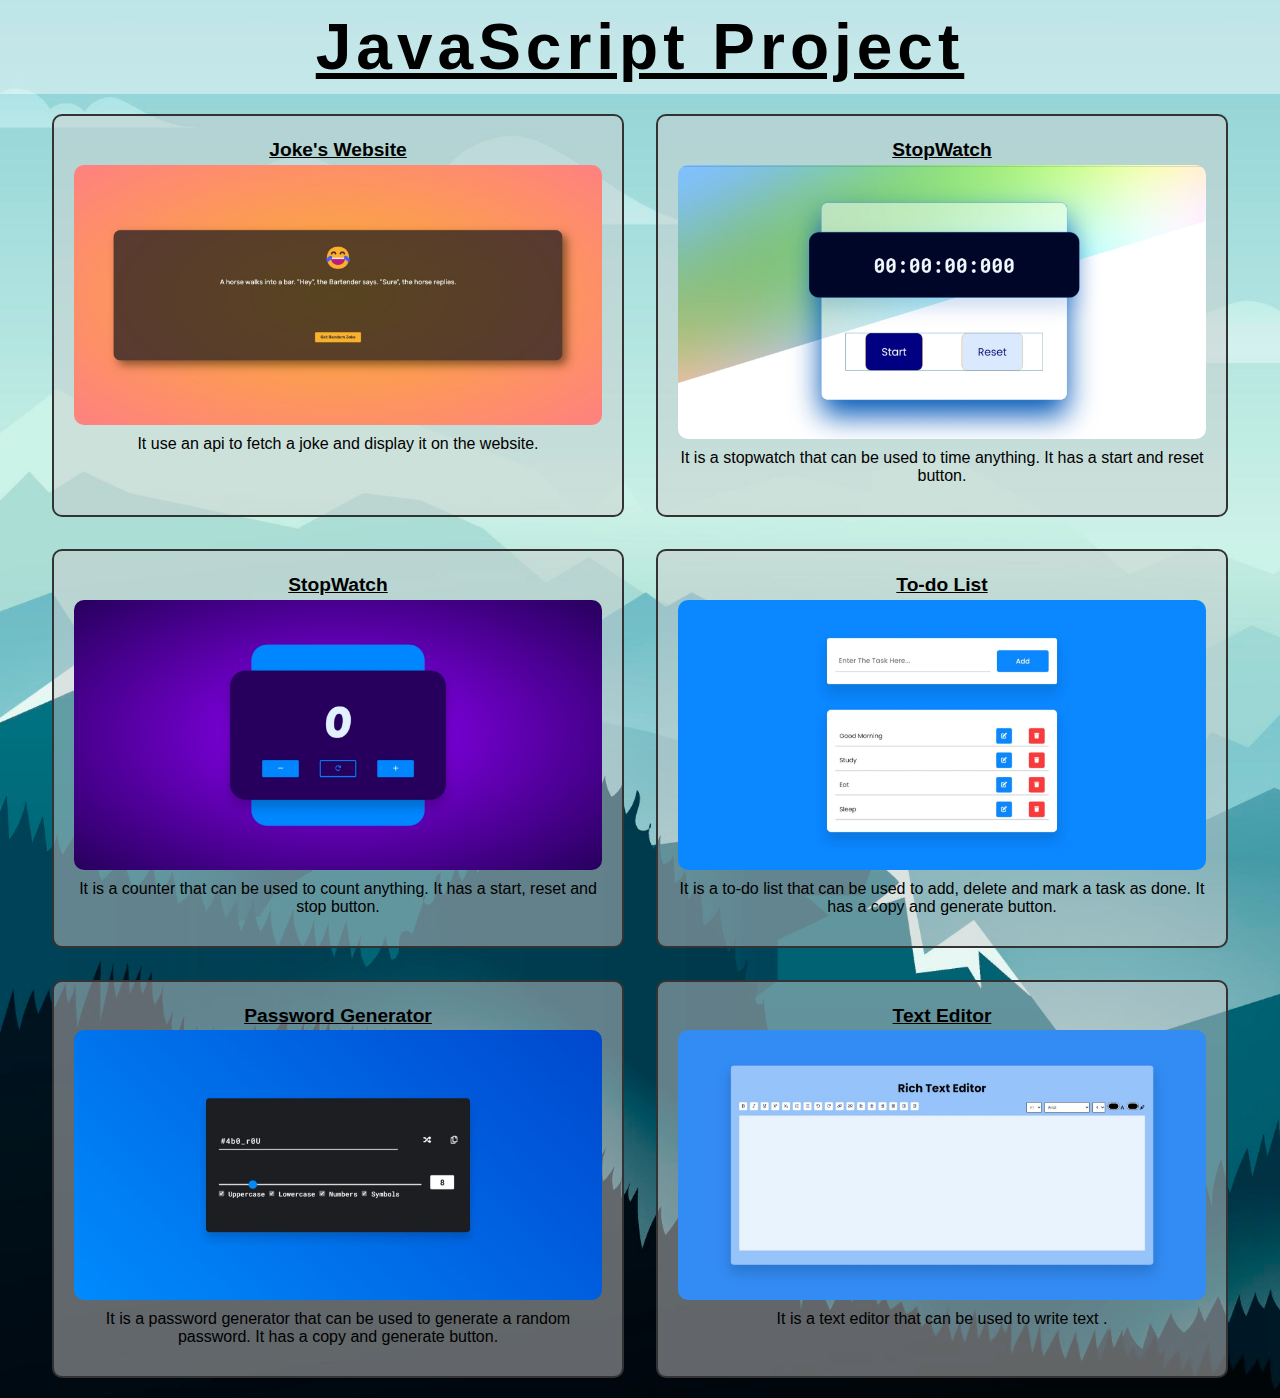
<file: index.html>
<!DOCTYPE html>
<html lang="en">
  <head>
    <meta charset="UTF-8" />
    <meta http-equiv="X-UA-Compatible" content="IE=edge" />
    <meta name="viewport" content="width=device-width, initial-scale=1.0" />
    <title>JavaScript Project</title>
    <link
      rel="preload"
      href="https://fonts.googleapis.com/css2?family=Poppins&family=Roboto+Mono:wght@700&display=swap"
      as="style"
      onload="this.onload=null;this.rel='stylesheet'"
    />

    <!-- <script defer src="script.js"></script> -->
    <link rel="shortcut icon" href="/public/JSProjectFav.png" type="image/x-icon" />

  </head>
  <body>
    <h1>JavaScript Project</h1>
    <div class="grid-container">
      <div class="project">
        <a href="joke/index.html" target="blank"
          >Joke's Website
          <img src="public/JokeProject.jpeg" alt="Joke's Website" />
        </a>
        <p>It use an api to fetch a joke and display it on the website.</p>
      </div>
      <div class="project">
        <a href="Stopwatch/index.html" target="blank"
          >StopWatch
          <img src="public/Stopwatch.jpeg" alt="StopWatch Website" />
        </a>
        <p>It is a stopwatch that can be used to time anything. It has a start and reset button.</p>
      </div>
      <div class="project">
        <a href="Counter/index.html" target="blank"
          >StopWatch
          <img src="public/counter.jpeg" alt="Counter Website" />
        </a>
        <p>
          It is a counter that can be used to count anything. It has a start, reset and stop button.
        </p>
      </div>
      <div class="project">
        <a href="To-do/index.html" target="blank"
          >To-do List
          <img src="public/todo.jpeg" alt="Counter Website" />
        </a>
        <p>
          It is a to-do list that can be used to add, delete and mark a task as done. It has a copy
          and generate button.
        </p>
      </div>
      <div class="project">
        <a href="Password-generator/index.html" target="blank"
          >Password Generator
          <img src="public/passwordgen.jpeg" alt="Counter Website" />
        </a>
        <p>
          It is a password generator that can be used to generate a random password. It has a copy
          and generate button.
        </p>
      </div>
      <div class="project">
        <a href="Text-editor/index.html" target="blank"
          >Text Editor
          <img src="public/texteditor.jpeg" alt="Counter Website" />
        </a>
        <p>It is a text editor that can be used to write text .</p>
      </div>
      <!-- Add more project items as needed -->
    </div>
    <!-- <link rel="stylesheet" href="style.css" /> -->
    <link rel="stylesheet" href="style.css" media="print" onload="this.media='all'" />
  </body>
</html>
</file>
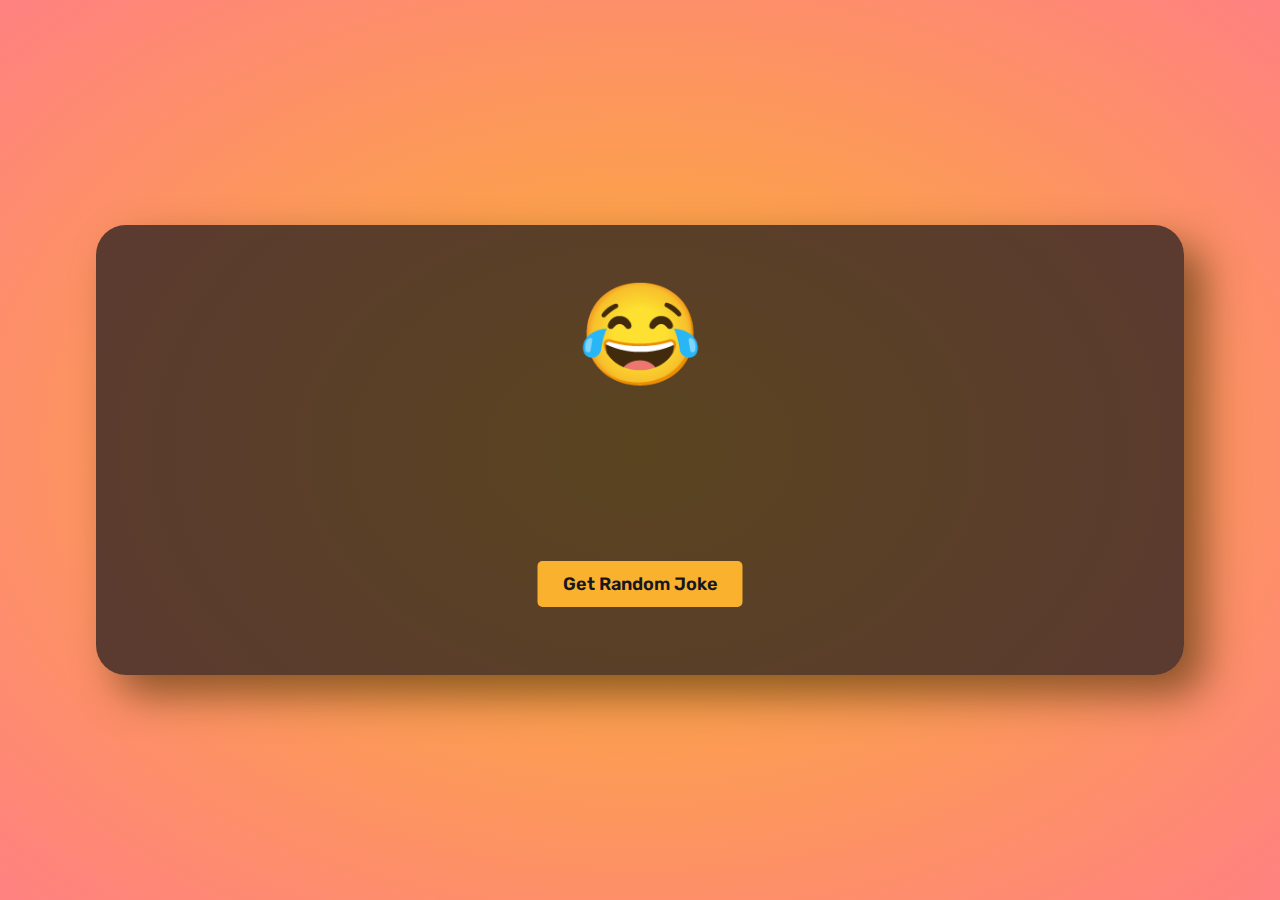
<file: joke/index.html>
<!DOCTYPE html>
<html lang="en">
<head>
    <meta name="viewport" content="width=device-width, initial-scale=1.0">
    <title>Random Joke Generator</title>
    <!-- link favicon -->
    <link rel="shortcut icon" href='../public/funny.png'type="image/x-icon">
    <!--Google Font-->
    <link href="https://fonts.googleapis.com/css2?family=Rubik:wght@400;600&display=swap" rel="stylesheet">
    <!-- Stylesheet -->
    <link rel="stylesheet" href="style.css">
</head>
<body>
    <div class="wrapper">
        <span>&#128514;</span>
        <p id="joke"></p>
        <button id="btn">Get Random Joke</button>
    </div>

    <!-- Script -->
    <script src="script.js"></script>
</body>
</html>
</file>
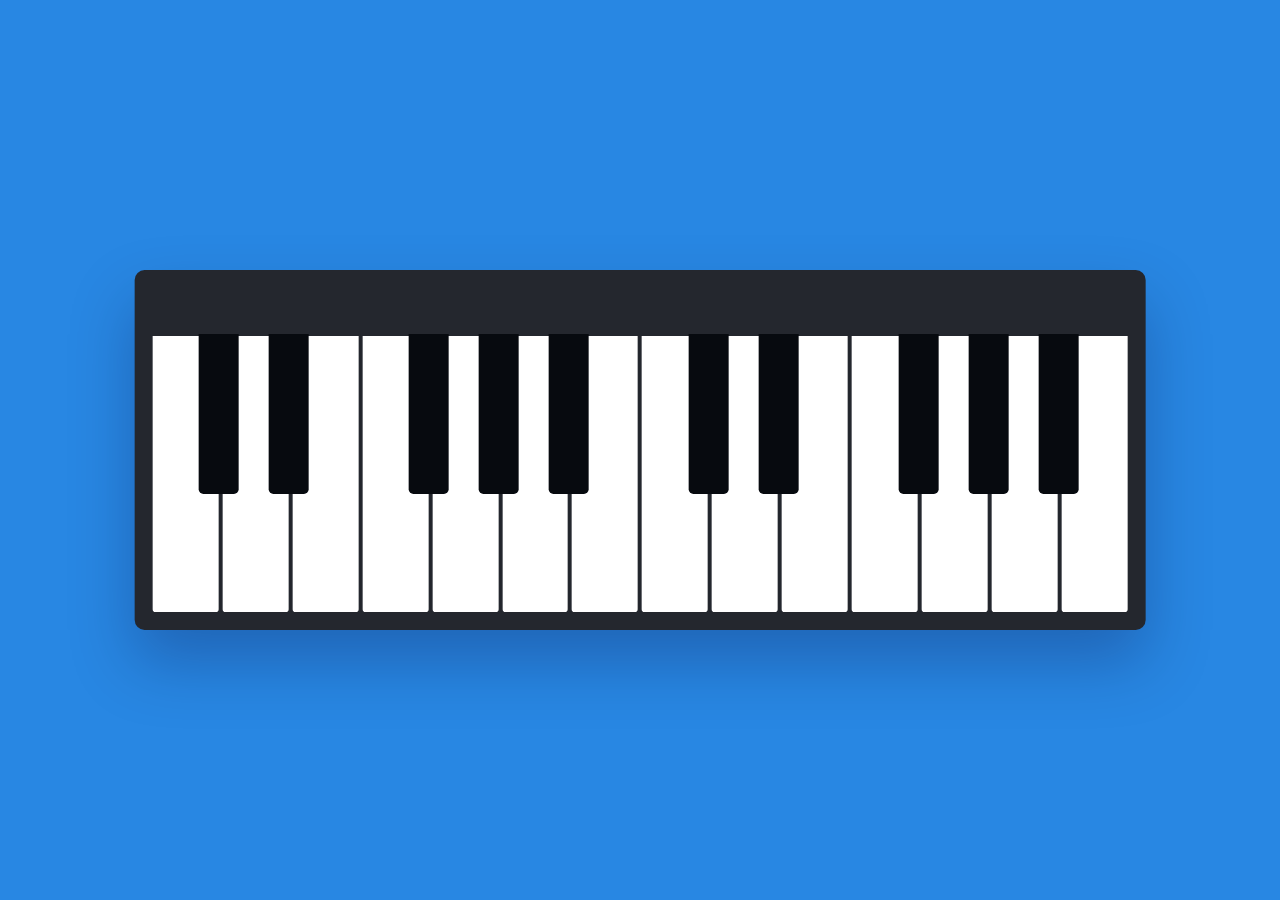
<file: midipiano/index.html>
<!DOCTYPE html>
<html lang="en">
  <head>
    <meta charset="UTF-8" />
    <meta name="viewport" content="width=device-width, initial-scale=1.0" />
    <title>Document</title>
    <link rel="stylesheet" href="styles.css" />
  </head>
  <body>
    <div class="piano-container">
      <div class="black-key" data-note="C"></div>
      <div class="black-key" data-note="Db"></div>
      <div class="black-key" data-note="D"></div>
      <div class="black-key" data-note="Eb"></div>
      <div class="black-key" data-note="E"></div>
      <div class="black-key" data-note="F"></div>
      <div class="black-key" data-note="Gb"></div>
      <div class="black-key" data-note="G"></div>
      <div class="black-key" data-note="Ab"></div>
      <div class="black-key" data-note="A"></div>
      <div class="white-key" data-note="Bb"></div>
      <div class="white-key" data-note="B"></div>
      <div class="white-key" data-note="C2"></div>
      <div class="white-key" data-note="Db2"></div>
      <div class="white-key" data-note="D2"></div>
      <div class="white-key" data-note="Eb2"></div>
      <div class="white-key" data-note="E2"></div>
      <div class="white-key" data-note="F2"></div>
      <div class="white-key" data-note="Gb2"></div>
      <div class="white-key" data-note="G2"></div>
      <div class="white-key" data-note="Ab2"></div>
      <div class="white-key" data-note="A2"></div>
      <div class="white-key" data-note="Bb2"></div>
      <div class="white-key" data-note="B2"></div>

    </div>
    <script src="script.js"></script>
  </body>
</html>
</file>
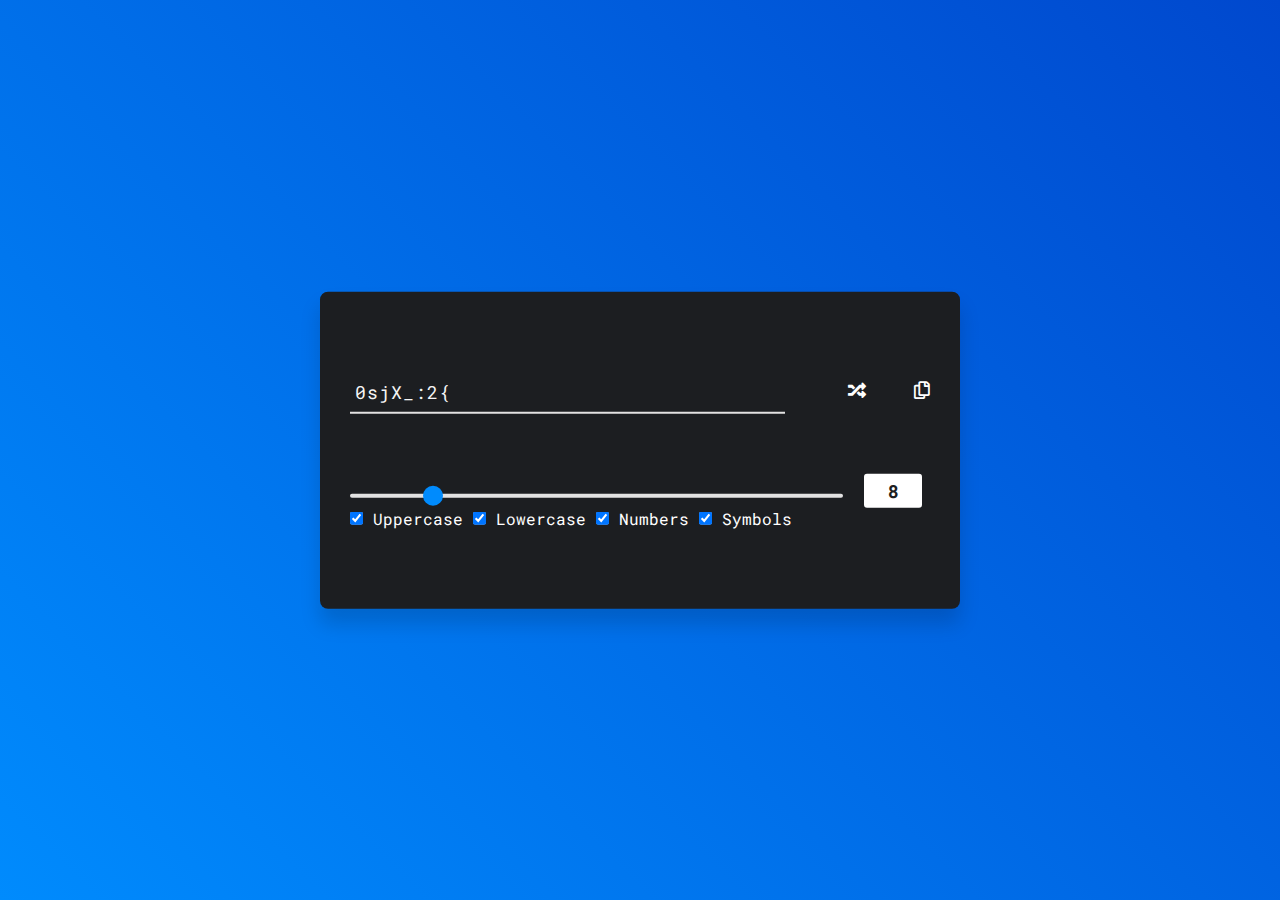
<file: Password-generator/index.html>
<!DOCTYPE html>
<html lang="en">
  <head>
    <title>Random Password Generator</title>
    <link rel="shortcut icon" href="../public/passwordgen.png" type="image/x-icon">
    <!--Fontawesome Icons-->
    <link
      rel="stylesheet"
      href="https://cdnjs.cloudflare.com/ajax/libs/font-awesome/5.15.2/css/all.min.css"
    />
    <!--Google Font-->
    <link rel="preconnect" href="https://fonts.gstatic.com" />
    <link
      href="https://fonts.googleapis.com/css2?family=Roboto+Mono:wght@500&display=swap"
      rel="stylesheet"
    />
    <!--Stylesheet-->
    <link rel="stylesheet" href="style.css" />
  </head>
  <body>
    <div class="container">
      <input type="text" id="output" />
      <button>
        <i class="far fa-copy" onclick="copyClipboard()"></i>
      </button>
      <button>
        <i class="fas fa-random" onclick="genPassword()"></i>
      </button>
      <input type="range" id="length" min="4" max="30" value="8" oninput="genPassword()" />
      <h3 id="length-val">8</h3>

      <!-- button for the number to be included and special characters -->
      <div class="options">
        <div class="option">
          <input type="checkbox" id="uppercase" checked onclick="genPassword()" />
          <label for="uppercase">Uppercase</label>
        </div>
        <div class="option">
          <input type="checkbox" id="lowercase" checked onclick="genPassword()" />
          <label for="lowercase">Lowercase</label>
        </div>
        <div class="option">
          <input type="checkbox" id="numbers" checked onclick="genPassword()" />
          <label for="numbers">Numbers</label>
        </div>
        <div class="option">
          <input type="checkbox" id="symbols" checked onclick="genPassword()" />
          <label for="symbols">Symbols</label>
        </div>
      </div>
    </div>

    <!--Script-->
    <script src="script.js"></script>
  </body>
</html>
</file>
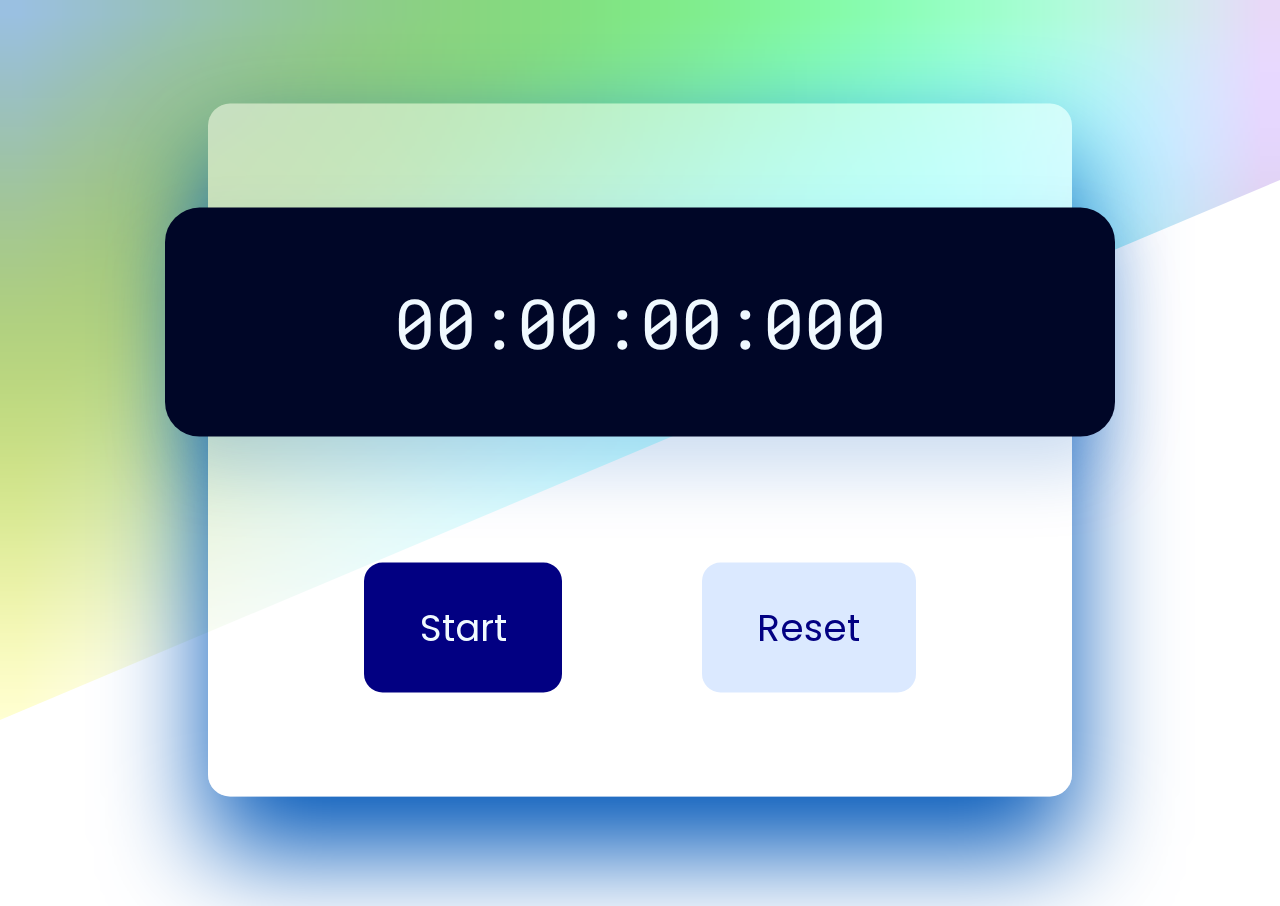
<file: Stopwatch/index.html>
<!DOCTYPE html>
<html lang="en">
  <head>
    <meta name="viewport" content="width=device-width, initial-scale=1.0" />
    <title>Stopwatch Javascript</title>
    <!-- Google Font -->
    <link
      href="https://fonts.googleapis.com/css2?family=Poppins&family=Roboto+Mono:wght@700&display=swap"
      rel="stylesheet"
    />
    <!-- Stylesheet -->
    <link rel="stylesheet" href="style.css" />
    <!-- favicon -->
    <link rel="shortcut icon" href="../public/stopwatch.png" type="image/x-icon" />
  </head>
  <body>
    <!-- apply clip path on canvas never on div -->
    <canvas id="canv" width="32" height="32"> </canvas>
    <div class="container">
      <div class="timer-display">00:00:00:000</div>
      <div class="buttons">
        <button id="start-timer">Start</button>
        <button id="reset-timer">Reset</button>
      </div>
    </div>
    <!-- Script -->
    <script src="script.js"></script>
  </body>
</html>
</file>
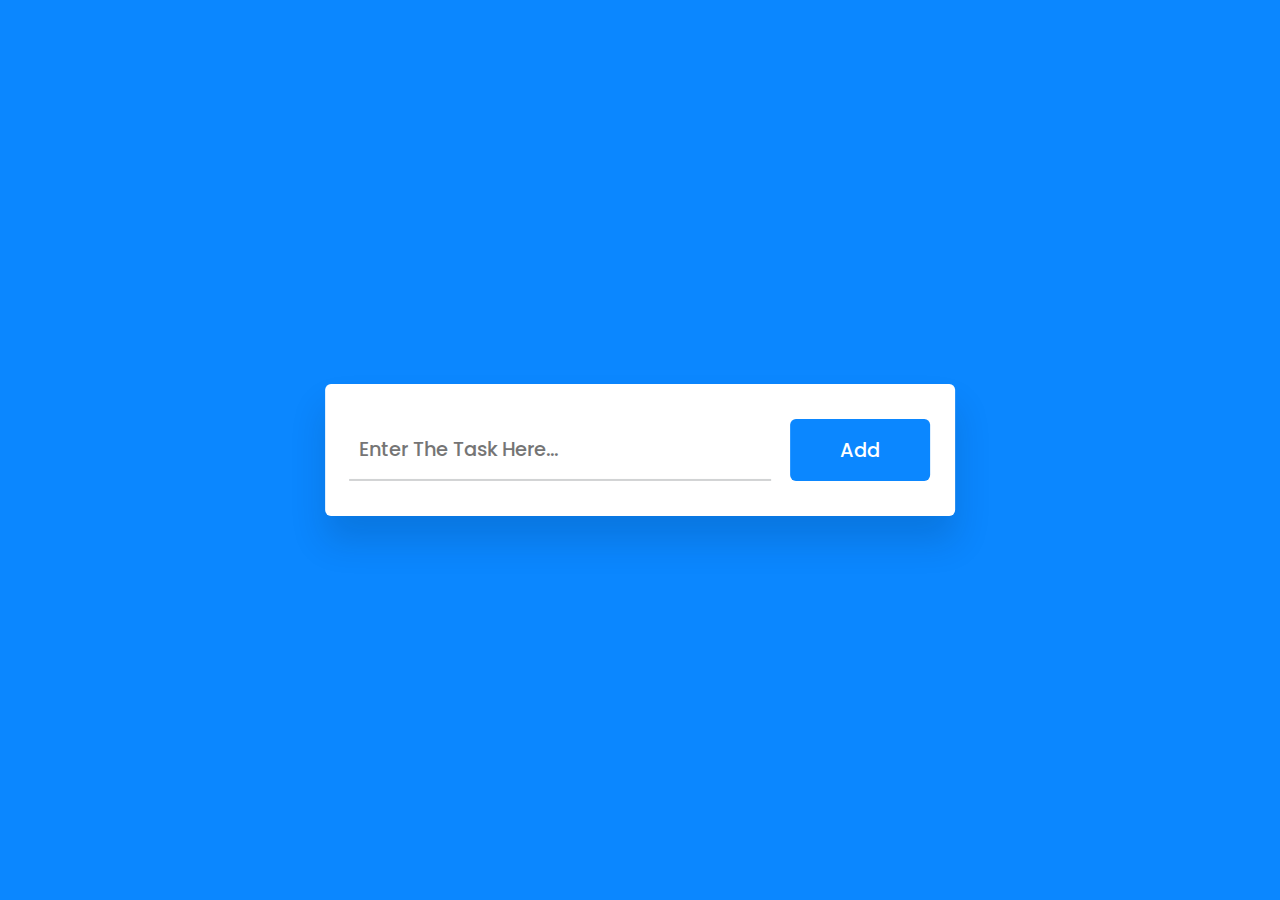
<file: To-do/index.html>
<!DOCTYPE html>
<html lang="en">
  <head>
    <meta name="viewport" content="width=device-width, initial-scale=1.0" />
    <title>To Do List With Local Storage</title>
    <link rel="shortcut icon" href="../public/todo.png" type="image/x-icon">
    <!-- Font Awesome Icons -->
    <link
      rel="stylesheet"
      href="https://cdnjs.cloudflare.com/ajax/libs/font-awesome/6.2.0/css/all.min.css"
    />
    <!-- Google Fonts -->
    <link
      href="https://fonts.googleapis.com/css2?family=Poppins:wght@400;500&display=swap"
      rel="stylesheet"
    />
    <!-- Stylesheet -->
    <link rel="stylesheet" href="style.css" />
  </head>
  <body>
    <div class="container">
      <div id="new-task">
        <input type="text" placeholder="Enter The Task Here..." />
        <button id="push">Add</button>
      </div>
      <div id="tasks"></div>
    </div>
    <!-- Script -->
    <script src="script.js"></script>
  </body>
</html>
</file>
<file: style.css>
*{
  box-sizing: border-box;
  margin: 0;
  padding: 0;
  font-family: sohne-var, "Helvetica Neue", Arial, sans-serif
  /* font-family:"Montserrat" !important; */
}

html{
  scroll-behavior: smooth;
}

body {
  background: radial-gradient(
    aqua,
    rgb(249, 149, 249),
    aqua,
    rgb(249, 149, 249)
  );
  background-image: url("public/back.jpg");
  background-size: cover;
  min-height: 100vh;

}

/* Add these styles to your existing stylesheet or create a new one */
.grid-container {
  display: grid;
  grid-template-columns: repeat(auto-fill, minmax(400px, 1fr)); /* Adjust minmax as needed */
  /* grid-template-columns: repeat(auto-fill, minmax(300px, 1fr)); 3 items per row, adjust as needed */
  gap: 2rem; /* Adjust the gap between items */
  padding: 20px;
  margin: 0 auto;
  width: 95%;

}

.project {
  background-color: #cccccc7a; /* Adjust background color as needed */
  padding: 20px;
  text-align: center;
  border: 2px solid #333;
  border-radius: 10px;
}

.project a {
  text-decoration: none;
  color: #000000; /* Link color */
  font-weight: bold;
  font-size: larger;
  display: block;
  text-decoration: underline;
  line-height: 1.5;
}

.project img {
  width: 100%;
  height: auto;
  border-radius: 10px;
  display: block;
}
.project p {
  margin: 10px 0;
}

h1 {
  font-size: 64px;
  margin: auto;
  padding: 10px;
  text-align: center;
  letter-spacing: 5px;
  text-decoration: underline;
  background-color: rgba(255, 255, 255, 0.457);
}
</file>
<file: joke/style.css>
*{
  padding: 0;
  margin: 0;
  box-sizing: border-box;
  font-family: "Rubik",sans-serif;
}
body {
  background: radial-gradient(#fab22e, #ff8181);
  height: 100vh;
  width: 100vw;
}

.wrapper{
  width:85%;
  min-height: 50%;
  padding: 50px 40px;
  background-color: #15161ab3;
  position: absolute;
  transform: translate(-50%, -50%);
  top: 50%;
  left: 50%;
  border-radius: 30px;
  box-shadow: 20px 20px 40px rgba(62, 41, 0, 0.59);
}
span{
  display: block;
  text-align: center;
  font-size: 100px;
}
p{
  font-size: 30px;
  color: #ffffff;
  font-weight: 400;
  text-align: center;
  word-wrap: break-word;
  line-height: 35px;
  margin: 30px 0;
  opacity: 0;
}
.fade{
  opacity: 1;
  transition: opacity 1.5s;
}
button{
  display: block;
  background-color: #fab22e;
  border: none;
  padding: 5px;
  font-size: 18px;
  color: #171721;
  font-weight: 600;
  padding: 12px 25px;
  margin: 0 auto;
  border-radius: 5px;
  cursor: pointer;
  outline: none;
  position: absolute;
  left:50%;
  bottom: 10%;
  transform: translate(-50%, -50%);
}
</file>
<file: midipiano/styles.css>
body {
  padding: 0;
  margin: 0;
  background-color: #2887e3;
}
.piano-container {
  display: flex;
  position: absolute;
  transform: translate(-50%, -50%);
  left: 50%;
  top: 50%;
  padding: 4em 1em 1em 1em;
  border-radius: 0.62em;
  background-color: #24272e;
  box-shadow: 0 2em 4em rgba(7, 0, 53, 0.25);
}
.white-key {
  width: 4.37em;
  height: 17.5em;
  background-color: #ffffff;
  border-radius: 0 0 0.3em 0.3em;
  border: 2px solid #24272e;
  box-sizing: border-box;
  cursor: pointer;
}
.white-key:hover {
  background-color: #ebebeb;
}
.black-key {
  width: 2.5em;
  height: 10em;
  border-radius: 0 0 0.3em 0.3em;
  box-sizing: border-box;
  position: absolute;
  background-color: #070a0f;
  cursor: pointer;
}
.black-key:hover {
  background-color: #24272e;
}
.black-key:nth-child(1) {
  left: 4em;
}
.black-key:nth-child(2) {
  left: 8.37em;
}
.black-key:nth-child(3) {
  left: 17.12em;
}
.black-key:nth-child(4) {
  left: 21.5em;
}
.black-key:nth-child(5) {
  left: 25.87em;
}
.black-key:nth-child(6) {
  left: 34.62em;
}
.black-key:nth-child(7) {
  left: 39em;
}
.black-key:nth-child(8) {
  left: 47.75em;
}
.black-key:nth-child(9) {
  left: 52.12em;
}
.black-key:nth-child(10) {
  left: 56.5em;
}

@media screen and (max-width: 1000px) {
  .piano-container {
    font-size: 0.7em;
  }
}
@media screen and (max-width: 700px) {
  .piano-container {
    font-size: 0.5em;
  }
}
@media screen and (max-width: 500px) {
  .piano-container {
    font-size: 0.3em;
  }
}
</file>
<file: Password-generator/style.css>
*,
*:before,
*:after{
    padding: 0;
    margin: 0;
    box-sizing: border-box;
    outline: none;
}
body{
    height: 100vh;
    background: linear-gradient(
        -135deg,
        #0048ce,
        #008bfd
    );
}
.container{
    width: 50%;
    min-width: 450px;
    background-color: #1c1e21;
    padding: 80px 30px;
    position: absolute;
    transform: translate(-50%,-50%);
    top: 50%;
    left: 50%;
    border-radius: 8px;
    box-shadow: 0 15px 20px rgba(0,0,0,0.15);
}
#output{
    background-color: transparent;
    border:none;
    border-bottom: 2px solid #e2e2e2;
    width: 75%;
    height: 35px;
    padding: 20px 5px;
    font-family: 'Roboto Mono', monospace;
    color: #f5f5f5;
    font-size: 18px;
    letter-spacing: 1px;
}
button{
    width: 11%;
    height: 38px;
    background-color: transparent;
    border: none;
    color: #ffffff;
    font-size: 18px;
    float: right;
    text-align: right;
    cursor: pointer;
}
input[type="range"]{
    -webkit-appearance: none;
    appearance: none;
    width: 85%;
    height: 3.5px;
    margin-top: 80px;
    background-color: #e2e2e2;
    border-radius: 3.5px;
}
input[type="range"]::-webkit-slider-thumb{
    -webkit-appearance: none;
    appearance: none;
    height: 20px;
    width: 20px;
    background-color: #008bfd;
    border-radius: 50%;
}

.options{
    width: 100%;
    color: #ffffff;
    font-family: 'Roboto Mono', monospace;
    display: flex;
    flex-wrap: wrap;
}

.option{
    margin-right: 10px;
}

h3{
    font-family: 'Roboto Mono',sans-serif;
    display: inline-block;
    width: 10%;
    color: #1c1e21;
    background-color: #ffffff;
    text-align: center;
    padding: 5px 0;
    margin-left: 3%;
    border-radius: 3px;
    font-size: 18px;
}
</file>
<file: Stopwatch/style.css>
* {
  padding: 0;
  margin: 0;
  box-sizing: border-box;
  font-size: 1.2em;
}

canvas {
  width: 100%;
  height: 100vh;
  clip-path: polygon(0 0, 100% 0, 100% 20%, 0 80%);
}

.container {
  background-color: #ffffff77;
  position: absolute;
  transform: translate(-50%, -50%);
  left: 50%;
  top: 50%;
  width: min(90%, 31.25em);
  padding: 3.75em 0;
  border-radius: 0.8em;
  box-shadow: 0 1.97em 3.75em rgb(1, 87, 185);
}

.timer-display {
  position: relative;
  width: 110%;
  background-color: #000627;
  left: -5%;
  padding: 1em 0;
  font-family: "Roboto Mono", monospace;
  color: #f0f9ff;
  font-size: 2.5em;
  display: flex;
  align-items: center;
  justify-content: space-around;
  border-radius: 0.5em;
  box-shadow: 0 0.5em 1em rgba(1, 87, 185, 0.2);
}

.buttons {
  width: 80%;
  margin: 3.8em auto 0 auto;
  display: flex;
  justify-content: space-around;
}

.buttons button {
  font-size: 1.12em;
  background-color: #dbe9ff;
  /* color: #3c98ff; */
  color:#020082;
  border: none;
  font-family: "Poppins", sans-serif;
  border-radius: 0.5em;
  padding: 1em 1.5em;
  cursor: pointer;
  outline: none;
}
#start-timer {
  background-color: #020082;
  color: #f0f9ff;
}

@media screen and (max-width: 600px) {
  * {
    font-size: 0.9em;
  }
  canvas {
    clip-path: polygon(0 0, 100% 0, 100% 34%, 0 66%);
  }
  .container {
    width: 90%;
  }
  .timer-display {
    font-size: 2em;
  }
  .buttons {
    width: 90%;
  }
  .buttons button {
    font-size: 1em;
  }
}
</file>
<file: To-do/style.css>
* {
    padding: 0;
    margin: 0;
    box-sizing: border-box;
    font-size: 1.05em;
  }
  body {
    background-color: #0b87ff;
  }
  .container {
    width: 90%;
    max-width: 34em;
    position: absolute;
    transform: translate(-50%, -50%);
    top: 50%;
    left: 50%;
  }
  #new-task {
    position: relative;
    background-color: #ffffff;
    padding: 1.8em 1.25em;
    border-radius: 0.3em;
    box-shadow: 0 1.25em 1.8em rgba(1, 24, 48, 0.15);
    display: grid;
    grid-template-columns: 9fr 3fr;
    gap: 1em;
  }
  #new-task input {
    font-family: "Poppins", sans-serif;
    font-size: 1em;
    border: none;
    border-bottom: 2px solid #d1d3d4;
    padding: 0.8em 0.5em;
    color: #111111;
    font-weight: 500;
  }
  #new-task input:focus {
    outline: none;
    border-color: #0b87ff;
  }
  #new-task button {
    font-family: "Poppins", sans-serif;
    font-weight: 500;
    font-size: 1em;
    background-color: #0b87ff;
    color: #ffffff;
    outline: none;
    border: none;
    border-radius: 0.3em;
    cursor: pointer;
  }
  #tasks {
    background-color: #ffffff;
    position: relative;
    padding: 1.8em 1.25em;
    margin-top: 3.8em;
    width: 100%;
    box-shadow: 0 1.25em 1.8em rgba(1, 24, 48, 0.15);
    border-radius: 0.6em;
  }
  .task {
    background-color: #ffffff;
    padding: 0.3em 0.6em;
    margin-top: 0.6em;
    display: flex;
    align-items: center;
    border-bottom: 2px solid #d1d3d4;
    cursor: pointer;
  }
  .task span {
    font-family: "Poppins", sans-serif;
    font-size: 0.9em;
    font-weight: 400;
  }
  .task button {
    color: #ffffff;
    padding: 0.8em 0;
    width: 2.8em;
    border-radius: 0.3em;
    border: none;
    outline: none;
    cursor: pointer;
  }
  .delete {
    background-color: #fb3b3b;
  }
  .edit {
    background-color: #0b87ff;
    margin-left: auto;
    margin-right: 3em;
  }
  .completed {
    text-decoration: line-through;
  }
</file>
